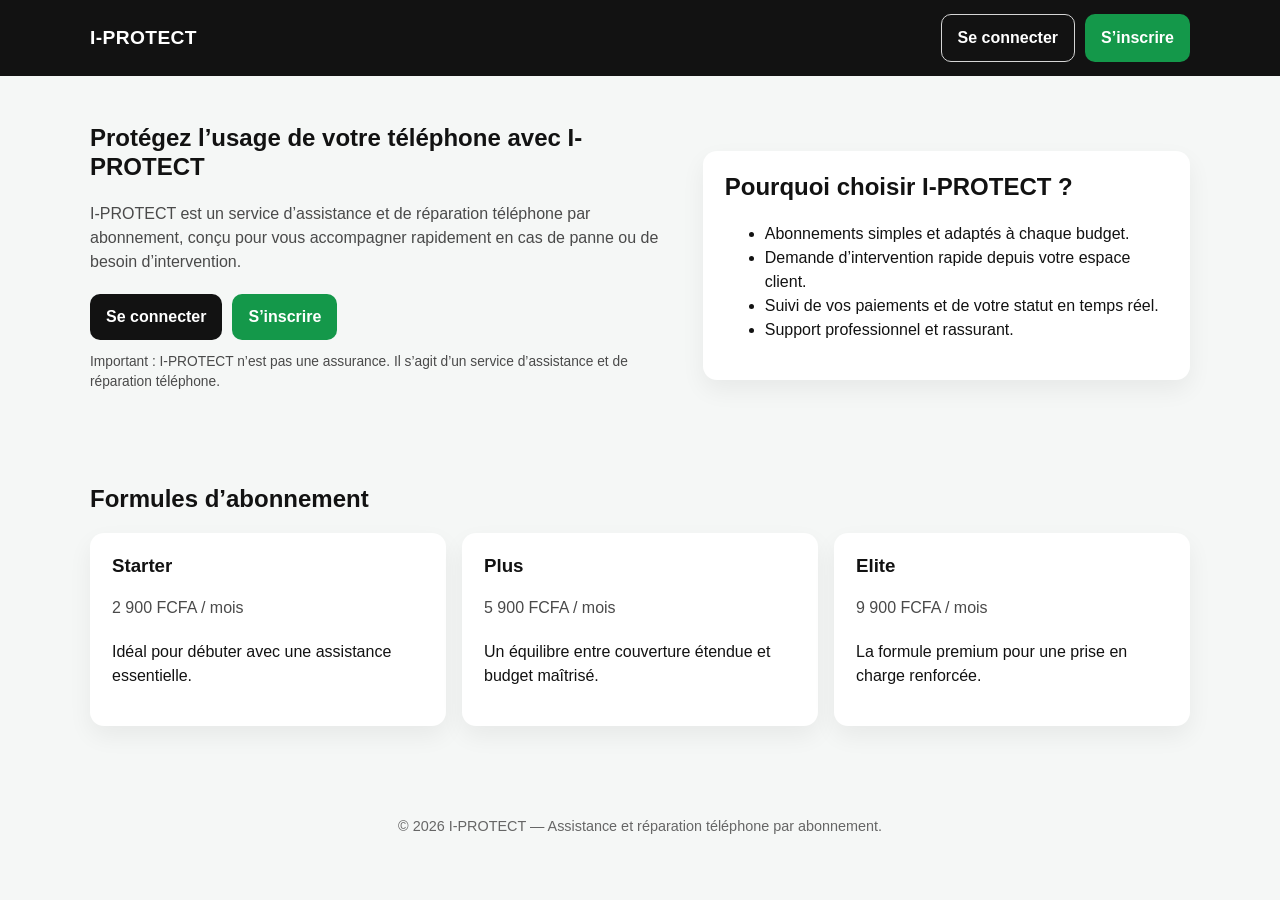
<file: index.html>
<!DOCTYPE html>
<html lang="fr">
  <head>
    <meta charset="UTF-8" />
    <meta name="viewport" content="width=device-width, initial-scale=1.0" />
    <title>I-PROTECT — Assistance et réparation téléphone</title>
    <link rel="stylesheet" href="styles.css" />
  </head>
  <body>
    <header class="topbar">
      <div class="container">
        <div class="brand">I-PROTECT</div>
        <nav class="nav">
          <a class="btn btn-outline" href="connexion.html">Se connecter</a>
          <a class="btn btn-primary" href="inscription.html">S’inscrire</a>
        </nav>
      </div>
    </header>

    <section class="hero">
      <div class="container hero-grid">
        <div>
          <h1>Protégez l’usage de votre téléphone avec I-PROTECT</h1>
          <p class="subtitle">
            I-PROTECT est un service d’assistance et de réparation téléphone par abonnement,
            conçu pour vous accompagner rapidement en cas de panne ou de besoin d’intervention.
          </p>
          <div class="btn-row">
            <a class="btn btn-dark" href="connexion.html">Se connecter</a>
            <a class="btn btn-primary" href="inscription.html">S’inscrire</a>
          </div>
          <p class="small" style="margin-top: 12px">
            Important : I-PROTECT n’est pas une assurance. Il s’agit d’un service
            d’assistance et de réparation téléphone.
          </p>
        </div>

        <aside class="card">
          <h2>Pourquoi choisir I-PROTECT ?</h2>
          <ul>
            <li>Abonnements simples et adaptés à chaque budget.</li>
            <li>Demande d’intervention rapide depuis votre espace client.</li>
            <li>Suivi de vos paiements et de votre statut en temps réel.</li>
            <li>Support professionnel et rassurant.</li>
          </ul>
        </aside>
      </div>
    </section>

    <main class="container">
      <section>
        <h2>Formules d’abonnement</h2>
        <div class="grid-3">
          <article class="card">
            <h3>Starter</h3>
            <p class="subtitle">2 900 FCFA / mois</p>
            <p>Idéal pour débuter avec une assistance essentielle.</p>
          </article>
          <article class="card">
            <h3>Plus</h3>
            <p class="subtitle">5 900 FCFA / mois</p>
            <p>Un équilibre entre couverture étendue et budget maîtrisé.</p>
          </article>
          <article class="card">
            <h3>Elite</h3>
            <p class="subtitle">9 900 FCFA / mois</p>
            <p>La formule premium pour une prise en charge renforcée.</p>
          </article>
        </div>
      </section>
    </main>

    <footer>© 2026 I-PROTECT — Assistance et réparation téléphone par abonnement.</footer>
  </body>
</html>
</file>
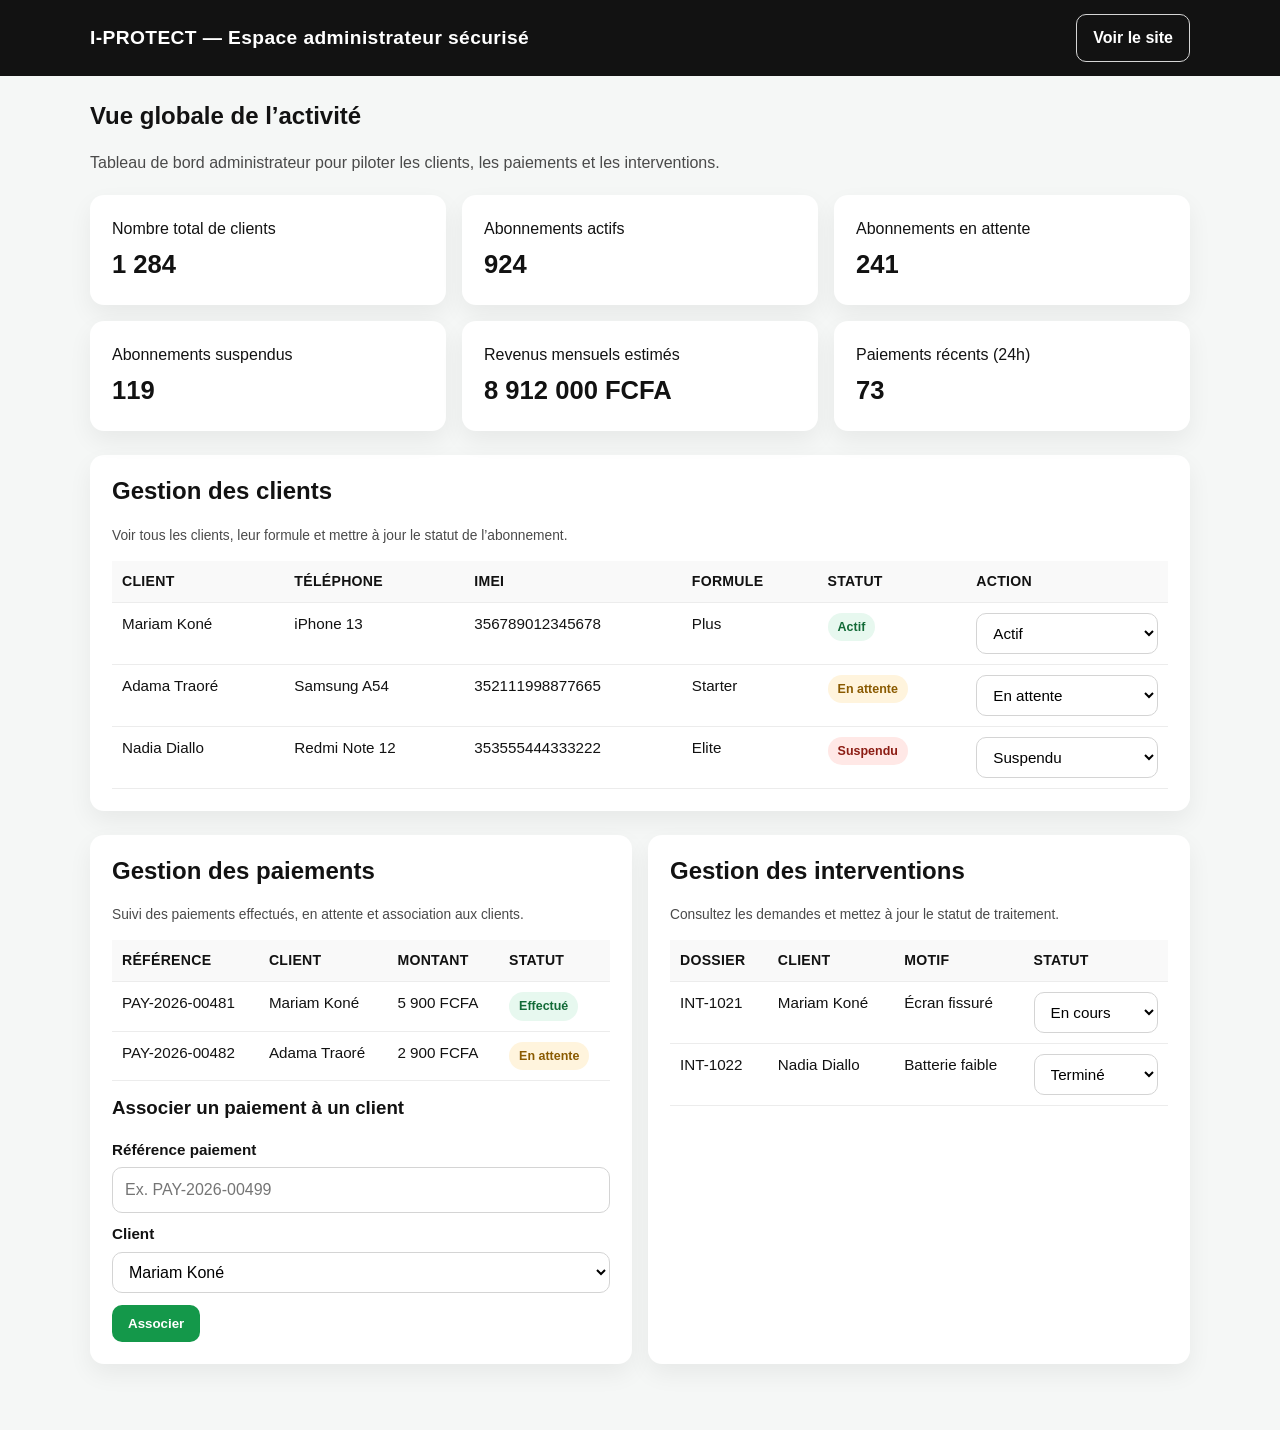
<file: admin.html>
<!DOCTYPE html>
<html lang="fr">
  <head>
    <meta charset="UTF-8" />
    <meta name="viewport" content="width=device-width, initial-scale=1.0" />
    <title>Administration — I-PROTECT</title>
    <link rel="stylesheet" href="styles.css" />
  </head>
  <body>
    <header class="topbar">
      <div class="container">
        <div class="brand">I-PROTECT — Espace administrateur sécurisé</div>
        <nav class="nav">
          <a class="btn btn-outline" href="index.html">Voir le site</a>
        </nav>
      </div>
    </header>

    <main class="container">
      <section>
        <h1>Vue globale de l’activité</h1>
        <p class="subtitle">
          Tableau de bord administrateur pour piloter les clients, les paiements et les interventions.
        </p>

        <div class="grid-3">
          <article class="card kpi">
            <span>Nombre total de clients</span>
            <span class="value">1 284</span>
          </article>
          <article class="card kpi">
            <span>Abonnements actifs</span>
            <span class="value">924</span>
          </article>
          <article class="card kpi">
            <span>Abonnements en attente</span>
            <span class="value">241</span>
          </article>
          <article class="card kpi">
            <span>Abonnements suspendus</span>
            <span class="value">119</span>
          </article>
          <article class="card kpi">
            <span>Revenus mensuels estimés</span>
            <span class="value">8 912 000 FCFA</span>
          </article>
          <article class="card kpi">
            <span>Paiements récents (24h)</span>
            <span class="value">73</span>
          </article>
        </div>
      </section>

      <section class="card">
        <h2>Gestion des clients</h2>
        <p class="small">Voir tous les clients, leur formule et mettre à jour le statut de l’abonnement.</p>
        <div style="overflow-x: auto">
          <table>
            <thead>
              <tr>
                <th>Client</th>
                <th>Téléphone</th>
                <th>IMEI</th>
                <th>Formule</th>
                <th>Statut</th>
                <th>Action</th>
              </tr>
            </thead>
            <tbody>
              <tr>
                <td>Mariam Koné</td>
                <td>iPhone 13</td>
                <td>356789012345678</td>
                <td>Plus</td>
                <td><span class="tag tag-actif">Actif</span></td>
                <td>
                  <select>
                    <option>Actif</option>
                    <option>En attente</option>
                    <option>Suspendu</option>
                  </select>
                </td>
              </tr>
              <tr>
                <td>Adama Traoré</td>
                <td>Samsung A54</td>
                <td>352111998877665</td>
                <td>Starter</td>
                <td><span class="tag tag-attente">En attente</span></td>
                <td>
                  <select>
                    <option>En attente</option>
                    <option>Actif</option>
                    <option>Suspendu</option>
                  </select>
                </td>
              </tr>
              <tr>
                <td>Nadia Diallo</td>
                <td>Redmi Note 12</td>
                <td>353555444333222</td>
                <td>Elite</td>
                <td><span class="tag tag-suspendu">Suspendu</span></td>
                <td>
                  <select>
                    <option>Suspendu</option>
                    <option>Actif</option>
                    <option>En attente</option>
                  </select>
                </td>
              </tr>
            </tbody>
          </table>
        </div>
      </section>

      <section class="grid-2">
        <article class="card">
          <h2>Gestion des paiements</h2>
          <p class="small">Suivi des paiements effectués, en attente et association aux clients.</p>
          <div style="overflow-x: auto">
            <table>
              <thead>
                <tr>
                  <th>Référence</th>
                  <th>Client</th>
                  <th>Montant</th>
                  <th>Statut</th>
                </tr>
              </thead>
              <tbody>
                <tr>
                  <td>PAY-2026-00481</td>
                  <td>Mariam Koné</td>
                  <td>5 900 FCFA</td>
                  <td><span class="tag tag-actif">Effectué</span></td>
                </tr>
                <tr>
                  <td>PAY-2026-00482</td>
                  <td>Adama Traoré</td>
                  <td>2 900 FCFA</td>
                  <td><span class="tag tag-attente">En attente</span></td>
                </tr>
              </tbody>
            </table>
          </div>

          <h3 style="margin-top: 16px">Associer un paiement à un client</h3>
          <div class="field">
            <label for="ref">Référence paiement</label>
            <input id="ref" type="text" placeholder="Ex. PAY-2026-00499" />
          </div>
          <div class="field" style="margin-top: 10px">
            <label for="client">Client</label>
            <select id="client">
              <option>Mariam Koné</option>
              <option>Adama Traoré</option>
              <option>Nadia Diallo</option>
            </select>
          </div>
          <button class="btn btn-primary" style="margin-top: 12px">Associer</button>
        </article>

        <article class="card">
          <h2>Gestion des interventions</h2>
          <p class="small">Consultez les demandes et mettez à jour le statut de traitement.</p>
          <div style="overflow-x: auto">
            <table>
              <thead>
                <tr>
                  <th>Dossier</th>
                  <th>Client</th>
                  <th>Motif</th>
                  <th>Statut</th>
                </tr>
              </thead>
              <tbody>
                <tr>
                  <td>INT-1021</td>
                  <td>Mariam Koné</td>
                  <td>Écran fissuré</td>
                  <td>
                    <select>
                      <option>En cours</option>
                      <option>Terminé</option>
                    </select>
                  </td>
                </tr>
                <tr>
                  <td>INT-1022</td>
                  <td>Nadia Diallo</td>
                  <td>Batterie faible</td>
                  <td>
                    <select>
                      <option>Terminé</option>
                      <option>En cours</option>
                    </select>
                  </td>
                </tr>
              </tbody>
            </table>
          </div>
        </article>
      </section>
    </main>
  </body>
</html>
</file>
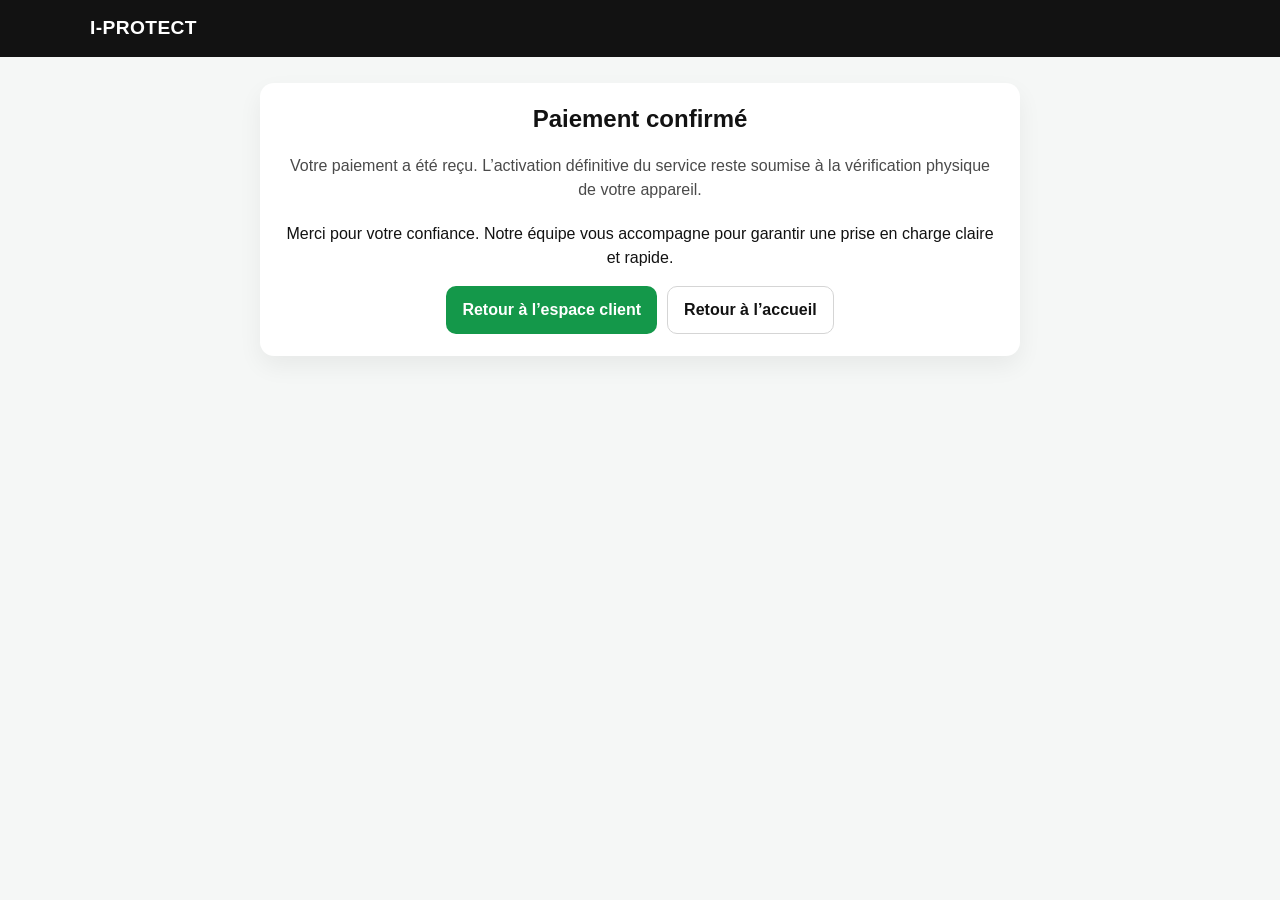
<file: confirmation.html>
<!DOCTYPE html>
<html lang="fr">
  <head>
    <meta charset="UTF-8" />
    <meta name="viewport" content="width=device-width, initial-scale=1.0" />
    <title>Confirmation — I-PROTECT</title>
    <link rel="stylesheet" href="styles.css" />
  </head>
  <body>
    <header class="topbar">
      <div class="container">
        <div class="brand">I-PROTECT</div>
      </div>
    </header>

    <main class="container">
      <section class="card" style="max-width: 760px; margin: 0 auto; text-align: center">
        <h1>Paiement confirmé</h1>
        <p class="subtitle">
          Votre paiement a été reçu. L’activation définitive du service reste soumise à la vérification physique de votre appareil.
        </p>
        <p>
          Merci pour votre confiance. Notre équipe vous accompagne pour garantir une prise en charge claire et rapide.
        </p>
        <div class="btn-row" style="justify-content: center; margin-top: 16px">
          <a class="btn btn-primary" href="dashboard-client.html">Retour à l’espace client</a>
          <a class="btn btn-outline" href="index.html">Retour à l’accueil</a>
        </div>
      </section>
    </main>
  </body>
</html>
</file>
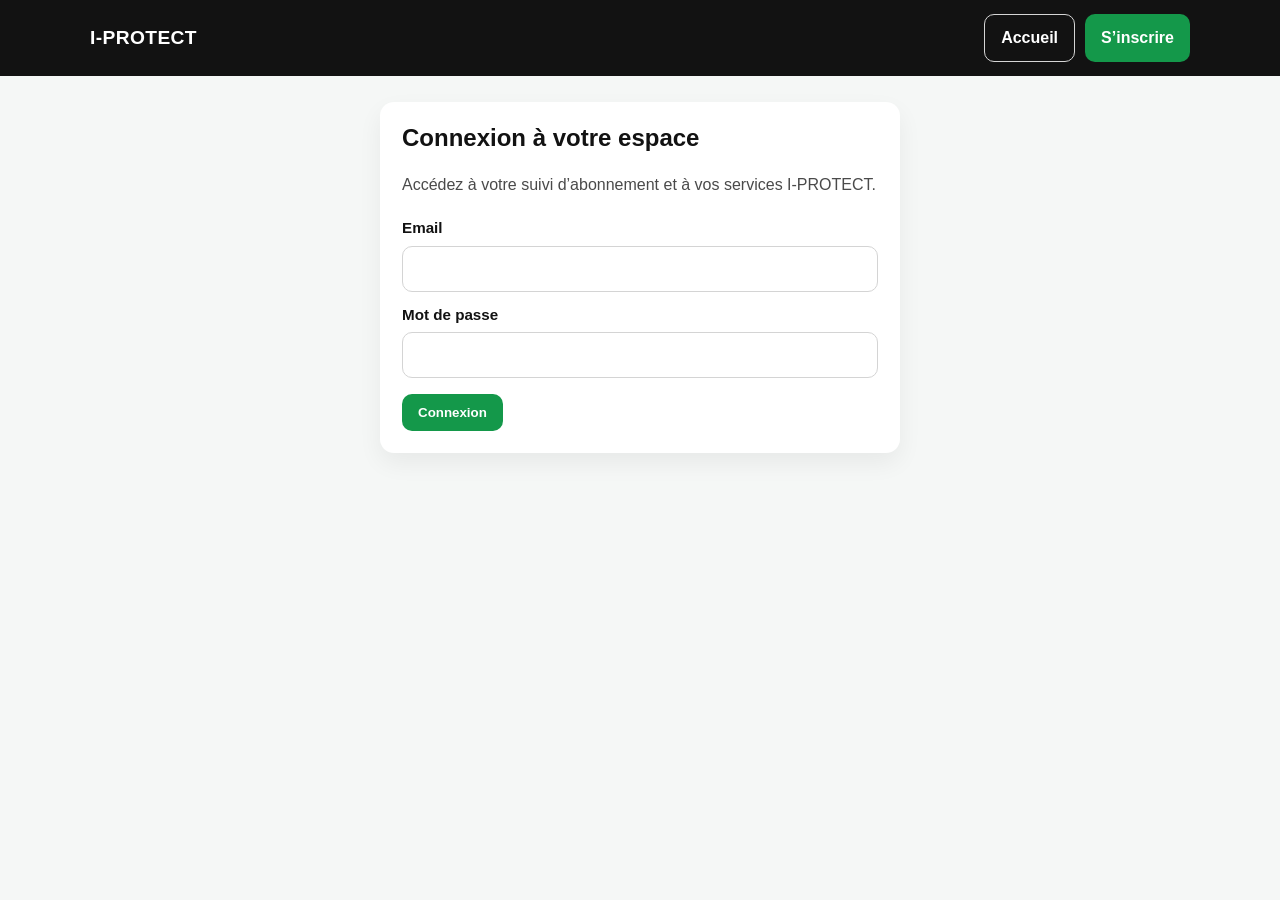
<file: connexion.html>
<!DOCTYPE html>
<html lang="fr">
  <head>
    <meta charset="UTF-8" />
    <meta name="viewport" content="width=device-width, initial-scale=1.0" />
    <title>Connexion — I-PROTECT</title>
    <link rel="stylesheet" href="styles.css" />
  </head>
  <body>
    <header class="topbar">
      <div class="container">
        <div class="brand">I-PROTECT</div>
        <nav class="nav">
          <a class="btn btn-outline" href="index.html">Accueil</a>
          <a class="btn btn-primary" href="inscription.html">S’inscrire</a>
        </nav>
      </div>
    </header>

    <main class="container">
      <section class="card" style="max-width: 520px; margin: 0 auto">
        <h1>Connexion à votre espace</h1>
        <p class="subtitle">Accédez à votre suivi d’abonnement et à vos services I-PROTECT.</p>

        <form id="form-connexion">
          <div class="field">
            <label for="email">Email</label>
            <input id="email" type="email" required />
          </div>

          <div class="field" style="margin-top: 12px">
            <label for="password">Mot de passe</label>
            <input id="password" type="password" required />
          </div>

          <div class="btn-row" style="margin-top: 16px">
            <button type="submit" class="btn btn-primary">Connexion</button>
          </div>
        </form>
      </section>
    </main>

    <script src="app.js"></script>
  </body>
</html>
</file>
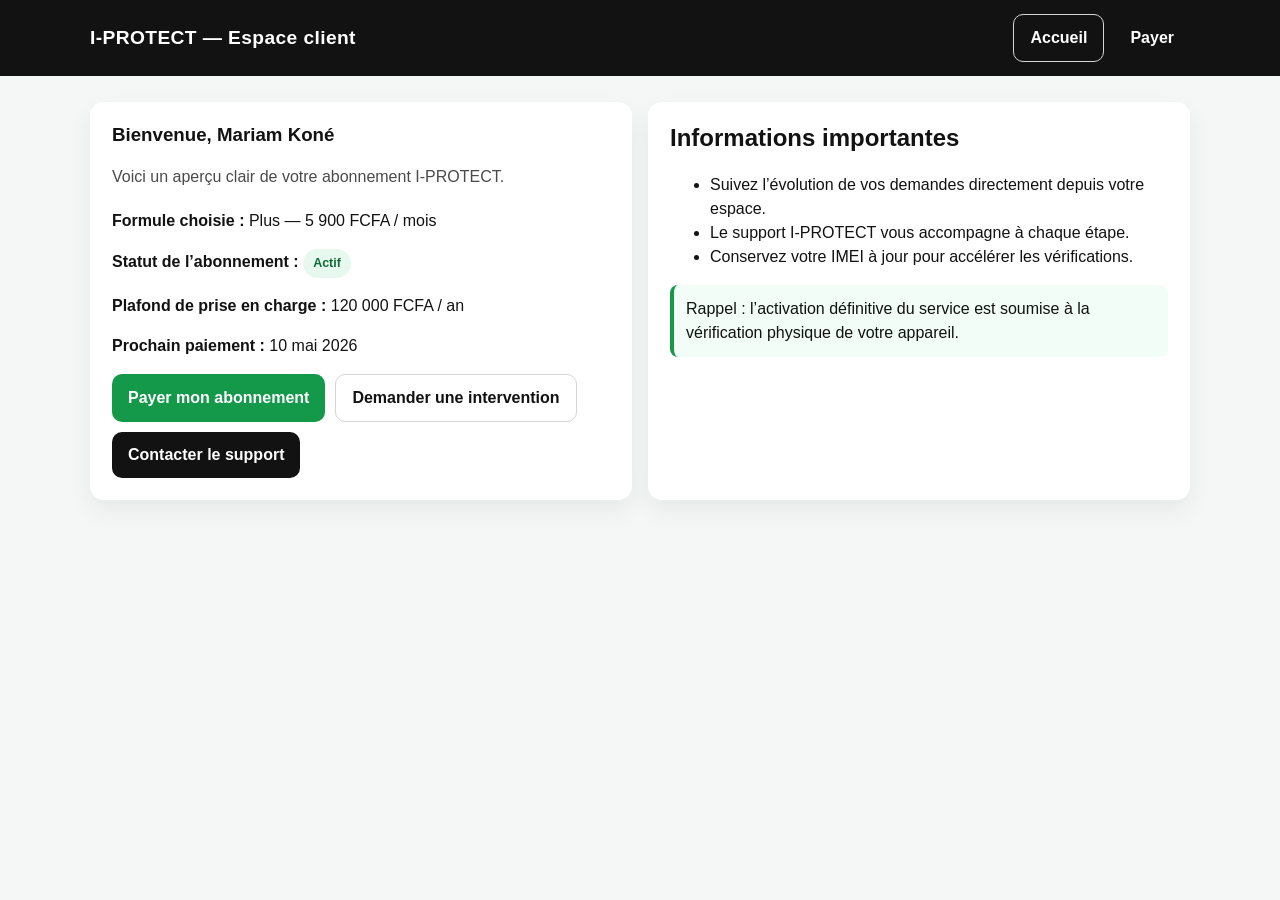
<file: dashboard-client.html>
<!DOCTYPE html>
<html lang="fr">
  <head>
    <meta charset="UTF-8" />
    <meta name="viewport" content="width=device-width, initial-scale=1.0" />
    <title>Espace client — I-PROTECT</title>
    <link rel="stylesheet" href="styles.css" />
  </head>
  <body>
    <header class="topbar">
      <div class="container">
        <div class="brand">I-PROTECT — Espace client</div>
        <nav class="nav">
          <a class="btn btn-outline" href="index.html">Accueil</a>
          <a class="btn btn-dark" href="paiement.html?formule=plus">Payer</a>
        </nav>
      </div>
    </header>

    <main class="container">
      <section class="grid-2">
        <article class="card">
          <h1>Bienvenue, Mariam Koné</h1>
          <p class="subtitle">Voici un aperçu clair de votre abonnement I-PROTECT.</p>

          <p><strong>Formule choisie :</strong> Plus — 5 900 FCFA / mois</p>
          <p>
            <strong>Statut de l’abonnement :</strong>
            <span class="tag tag-actif">Actif</span>
          </p>
          <p><strong>Plafond de prise en charge :</strong> 120 000 FCFA / an</p>
          <p><strong>Prochain paiement :</strong> 10 mai 2026</p>

          <div class="btn-row" style="margin-top: 16px">
            <a class="btn btn-primary" href="paiement.html?formule=plus">Payer mon abonnement</a>
            <a class="btn btn-outline" href="#">Demander une intervention</a>
            <a class="btn btn-dark" href="#">Contacter le support</a>
          </div>
        </article>

        <aside class="card">
          <h2>Informations importantes</h2>
          <ul>
            <li>Suivez l’évolution de vos demandes directement depuis votre espace.</li>
            <li>Le support I-PROTECT vous accompagne à chaque étape.</li>
            <li>Conservez votre IMEI à jour pour accélérer les vérifications.</li>
          </ul>

          <p class="notice">
            Rappel : l’activation définitive du service est soumise à la vérification physique de votre appareil.
          </p>
        </aside>
      </section>
    </main>
  </body>
</html>
</file>
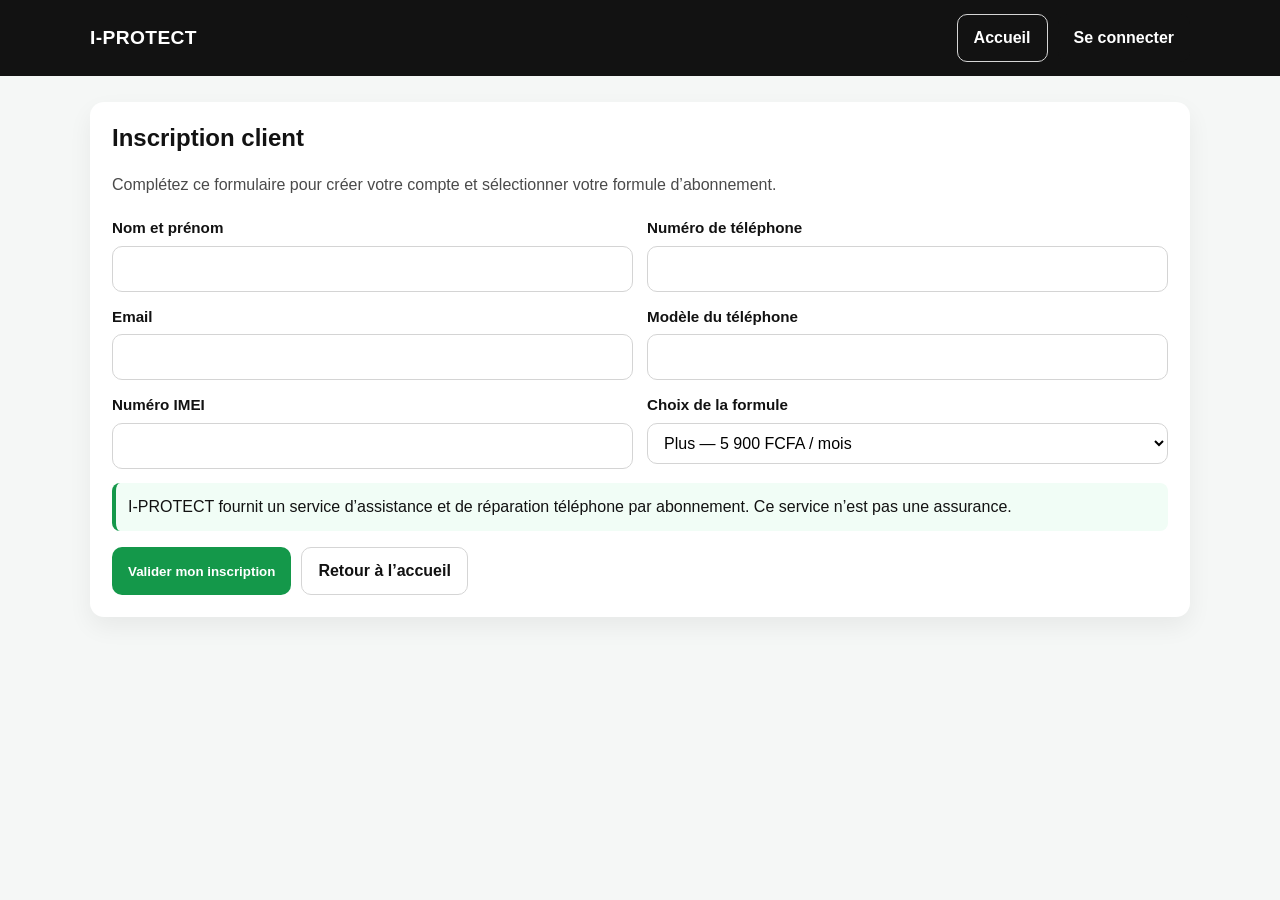
<file: inscription.html>
<!DOCTYPE html>
<html lang="fr">
  <head>
    <meta charset="UTF-8" />
    <meta name="viewport" content="width=device-width, initial-scale=1.0" />
    <title>Inscription — I-PROTECT</title>
    <link rel="stylesheet" href="styles.css" />
  </head>
  <body>
    <header class="topbar">
      <div class="container">
        <div class="brand">I-PROTECT</div>
        <nav class="nav">
          <a class="btn btn-outline" href="index.html">Accueil</a>
          <a class="btn btn-dark" href="connexion.html">Se connecter</a>
        </nav>
      </div>
    </header>

    <main class="container">
      <section class="card">
        <h1>Inscription client</h1>
        <p class="subtitle">
          Complétez ce formulaire pour créer votre compte et sélectionner votre formule d’abonnement.
        </p>

        <form id="form-inscription">
          <div class="form-grid">
            <div class="field">
              <label for="nom">Nom et prénom</label>
              <input id="nom" name="nom" type="text" required />
            </div>

            <div class="field">
              <label for="telephone">Numéro de téléphone</label>
              <input id="telephone" name="telephone" type="tel" required />
            </div>

            <div class="field">
              <label for="email">Email</label>
              <input id="email" name="email" type="email" required />
            </div>

            <div class="field">
              <label for="modele">Modèle du téléphone</label>
              <input id="modele" name="modele" type="text" required />
            </div>

            <div class="field">
              <label for="imei">Numéro IMEI</label>
              <input id="imei" name="imei" type="text" required />
            </div>

            <div class="field">
              <label for="formule">Choix de la formule</label>
              <select id="formule" name="formule" required>
                <option value="starter">Starter — 2 900 FCFA / mois</option>
                <option value="plus" selected>Plus — 5 900 FCFA / mois</option>
                <option value="elite">Elite — 9 900 FCFA / mois</option>
              </select>
            </div>
          </div>

          <p class="notice" style="margin-top: 14px">
            I-PROTECT fournit un service d’assistance et de réparation téléphone par abonnement.
            Ce service n’est pas une assurance.
          </p>

          <div class="btn-row" style="margin-top: 14px">
            <button class="btn btn-primary" type="submit">Valider mon inscription</button>
            <a class="btn btn-outline" href="index.html">Retour à l’accueil</a>
          </div>
        </form>
      </section>
    </main>

    <script src="app.js"></script>
  </body>
</html>
</file>
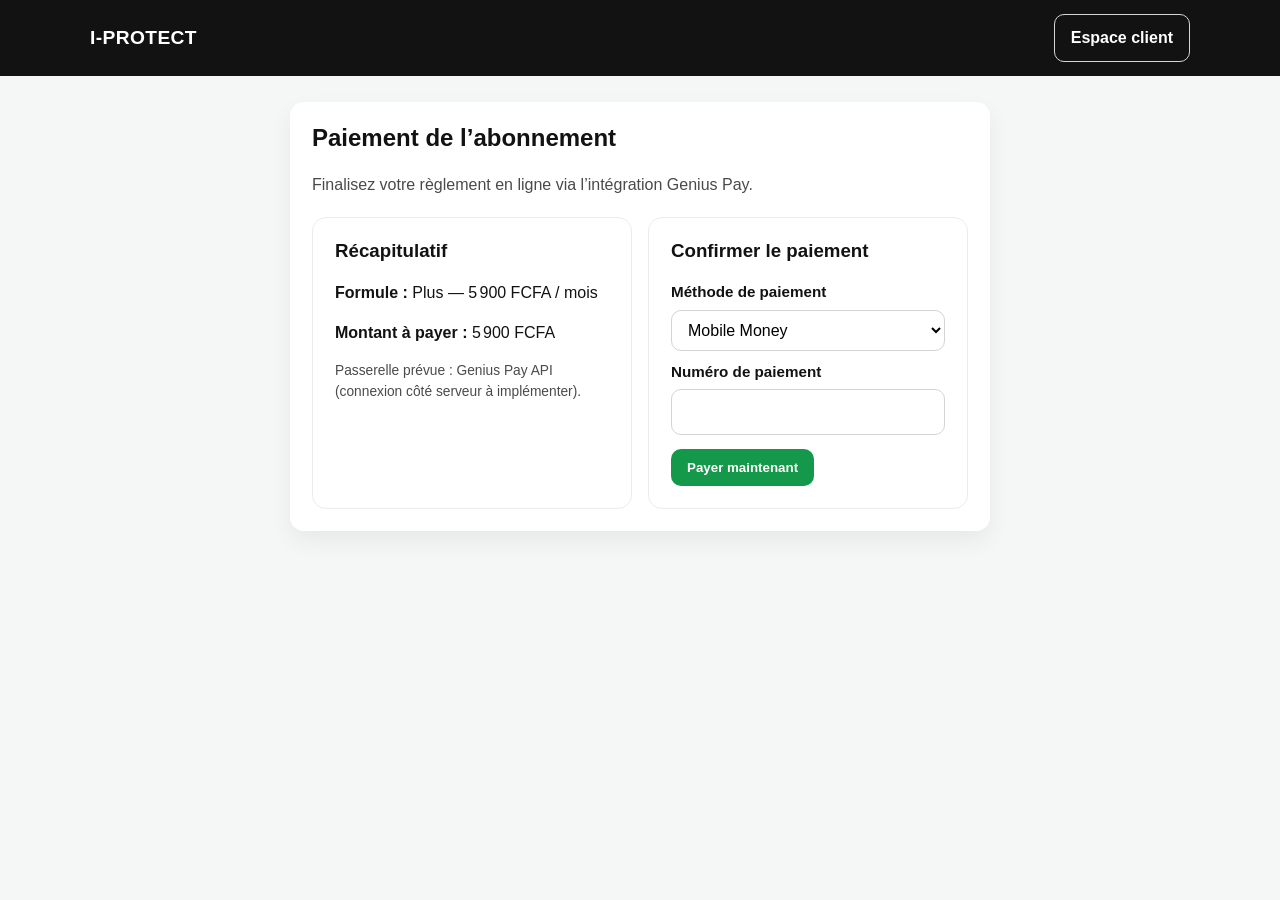
<file: paiement.html>
<!DOCTYPE html>
<html lang="fr">
  <head>
    <meta charset="UTF-8" />
    <meta name="viewport" content="width=device-width, initial-scale=1.0" />
    <title>Paiement — I-PROTECT</title>
    <link rel="stylesheet" href="styles.css" />
  </head>
  <body>
    <header class="topbar">
      <div class="container">
        <div class="brand">I-PROTECT</div>
        <nav class="nav">
          <a class="btn btn-outline" href="dashboard-client.html">Espace client</a>
        </nav>
      </div>
    </header>

    <main class="container">
      <section class="card" style="max-width: 700px; margin: 0 auto">
        <h1>Paiement de l’abonnement</h1>
        <p class="subtitle">
          Finalisez votre règlement en ligne via l’intégration Genius Pay.
        </p>

        <div class="grid-2">
          <div class="card" style="box-shadow: none; border: 1px solid #ececec">
            <h3>Récapitulatif</h3>
            <p><strong>Formule :</strong> <span data-formule>Plus — 5 900 FCFA / mois</span></p>
            <p><strong>Montant à payer :</strong> <span data-montant>5 900 FCFA</span></p>
            <p class="small">Passerelle prévue : Genius Pay API (connexion côté serveur à implémenter).</p>
          </div>

          <form id="form-paiement" class="card" style="box-shadow: none; border: 1px solid #ececec">
            <h3>Confirmer le paiement</h3>
            <div class="field">
              <label for="methode">Méthode de paiement</label>
              <select id="methode" required>
                <option>Mobile Money</option>
                <option>Carte bancaire</option>
              </select>
            </div>
            <div class="field" style="margin-top: 10px">
              <label for="numero">Numéro de paiement</label>
              <input id="numero" type="text" required />
            </div>
            <button class="btn btn-primary" type="submit" style="margin-top: 14px">
              Payer maintenant
            </button>
          </form>
        </div>
      </section>
    </main>

    <script src="app.js"></script>
  </body>
</html>
</file>
<file: styles.css>
:root {
  --vert: #14984a;
  --vert-fonce: #0f7a3b;
  --noir: #121212;
  --blanc: #ffffff;
  --gris: #f5f7f6;
  --gris-texte: #4a4a4a;
  --danger: #b42318;
  --attention: #b76e00;
}

* {
  box-sizing: border-box;
}

body {
  margin: 0;
  font-family: "Inter", "Segoe UI", Roboto, Arial, sans-serif;
  background: var(--gris);
  color: var(--noir);
  line-height: 1.5;
}

a {
  color: inherit;
  text-decoration: none;
}

.container {
  width: min(1100px, 92%);
  margin: 0 auto;
}

.topbar {
  background: var(--noir);
  color: var(--blanc);
  padding: 14px 0;
}

.topbar .container {
  display: flex;
  align-items: center;
  justify-content: space-between;
  gap: 16px;
}

.brand {
  font-size: 1.2rem;
  font-weight: 800;
  letter-spacing: 0.4px;
}

.nav {
  display: flex;
  flex-wrap: wrap;
  gap: 10px;
}

.hero {
  padding: 48px 0 28px;
}

.hero-grid {
  display: grid;
  grid-template-columns: 1.2fr 1fr;
  gap: 28px;
  align-items: center;
}

.card {
  background: var(--blanc);
  border-radius: 14px;
  padding: 22px;
  box-shadow: 0 10px 24px rgba(0, 0, 0, 0.06);
}

h1,
h2,
h3 {
  margin-top: 0;
  line-height: 1.2;
}

.subtitle {
  color: var(--gris-texte);
  margin-bottom: 20px;
}

.btn {
  display: inline-flex;
  align-items: center;
  justify-content: center;
  border: none;
  border-radius: 10px;
  padding: 11px 16px;
  font-weight: 600;
  cursor: pointer;
  transition: 0.2s ease;
}

.btn-primary {
  background: var(--vert);
  color: var(--blanc);
}

.btn-primary:hover {
  background: var(--vert-fonce);
}

.btn-dark {
  background: var(--noir);
  color: var(--blanc);
}

.btn-outline {
  border: 1px solid #d5d5d5;
  background: transparent;
}

.btn-row {
  display: flex;
  flex-wrap: wrap;
  gap: 10px;
}

main {
  padding: 26px 0 42px;
}

section {
  margin-bottom: 24px;
}

.grid-3 {
  display: grid;
  grid-template-columns: repeat(3, 1fr);
  gap: 16px;
}

.grid-2 {
  display: grid;
  grid-template-columns: repeat(2, 1fr);
  gap: 16px;
}

.form-grid {
  display: grid;
  grid-template-columns: repeat(2, 1fr);
  gap: 14px;
}

.field {
  display: flex;
  flex-direction: column;
  gap: 6px;
}

label {
  font-weight: 600;
  font-size: 0.95rem;
}

input,
select,
textarea {
  width: 100%;
  border: 1px solid #d4d4d4;
  border-radius: 10px;
  padding: 10px 12px;
  font: inherit;
  background: #fff;
}

input:focus,
select:focus,
textarea:focus {
  outline: 2px solid rgba(20, 152, 74, 0.25);
  border-color: var(--vert);
}

.small {
  font-size: 0.86rem;
  color: var(--gris-texte);
}

.tag {
  display: inline-flex;
  align-items: center;
  border-radius: 999px;
  padding: 5px 10px;
  font-size: 0.78rem;
  font-weight: 700;
}

.tag-actif {
  background: #e7f8ef;
  color: #126a37;
}

.tag-attente {
  background: #fff4dd;
  color: #8a5a00;
}

.tag-suspendu {
  background: #ffe8e6;
  color: #8c1d14;
}

.kpi {
  display: flex;
  flex-direction: column;
  gap: 4px;
}

.kpi .value {
  font-size: 1.6rem;
  font-weight: 800;
}

table {
  width: 100%;
  border-collapse: collapse;
  font-size: 0.95rem;
}

th,
td {
  text-align: left;
  padding: 10px;
  border-bottom: 1px solid #ececec;
  vertical-align: top;
}

th {
  background: #f9f9f9;
  font-size: 0.88rem;
  text-transform: uppercase;
  letter-spacing: 0.02em;
}

.notice {
  border-left: 4px solid var(--vert);
  background: #f1fdf6;
  padding: 12px;
  border-radius: 8px;
}

footer {
  text-align: center;
  padding: 24px;
  color: #666;
  font-size: 0.9rem;
}

@media (max-width: 900px) {
  .hero-grid,
  .grid-3,
  .grid-2,
  .form-grid {
    grid-template-columns: 1fr;
  }

  .topbar .container {
    flex-direction: column;
    align-items: flex-start;
  }

  .btn {
    width: 100%;
  }

  .nav {
    width: 100%;
  }

  .nav .btn {
    width: auto;
  }
}
</file>
